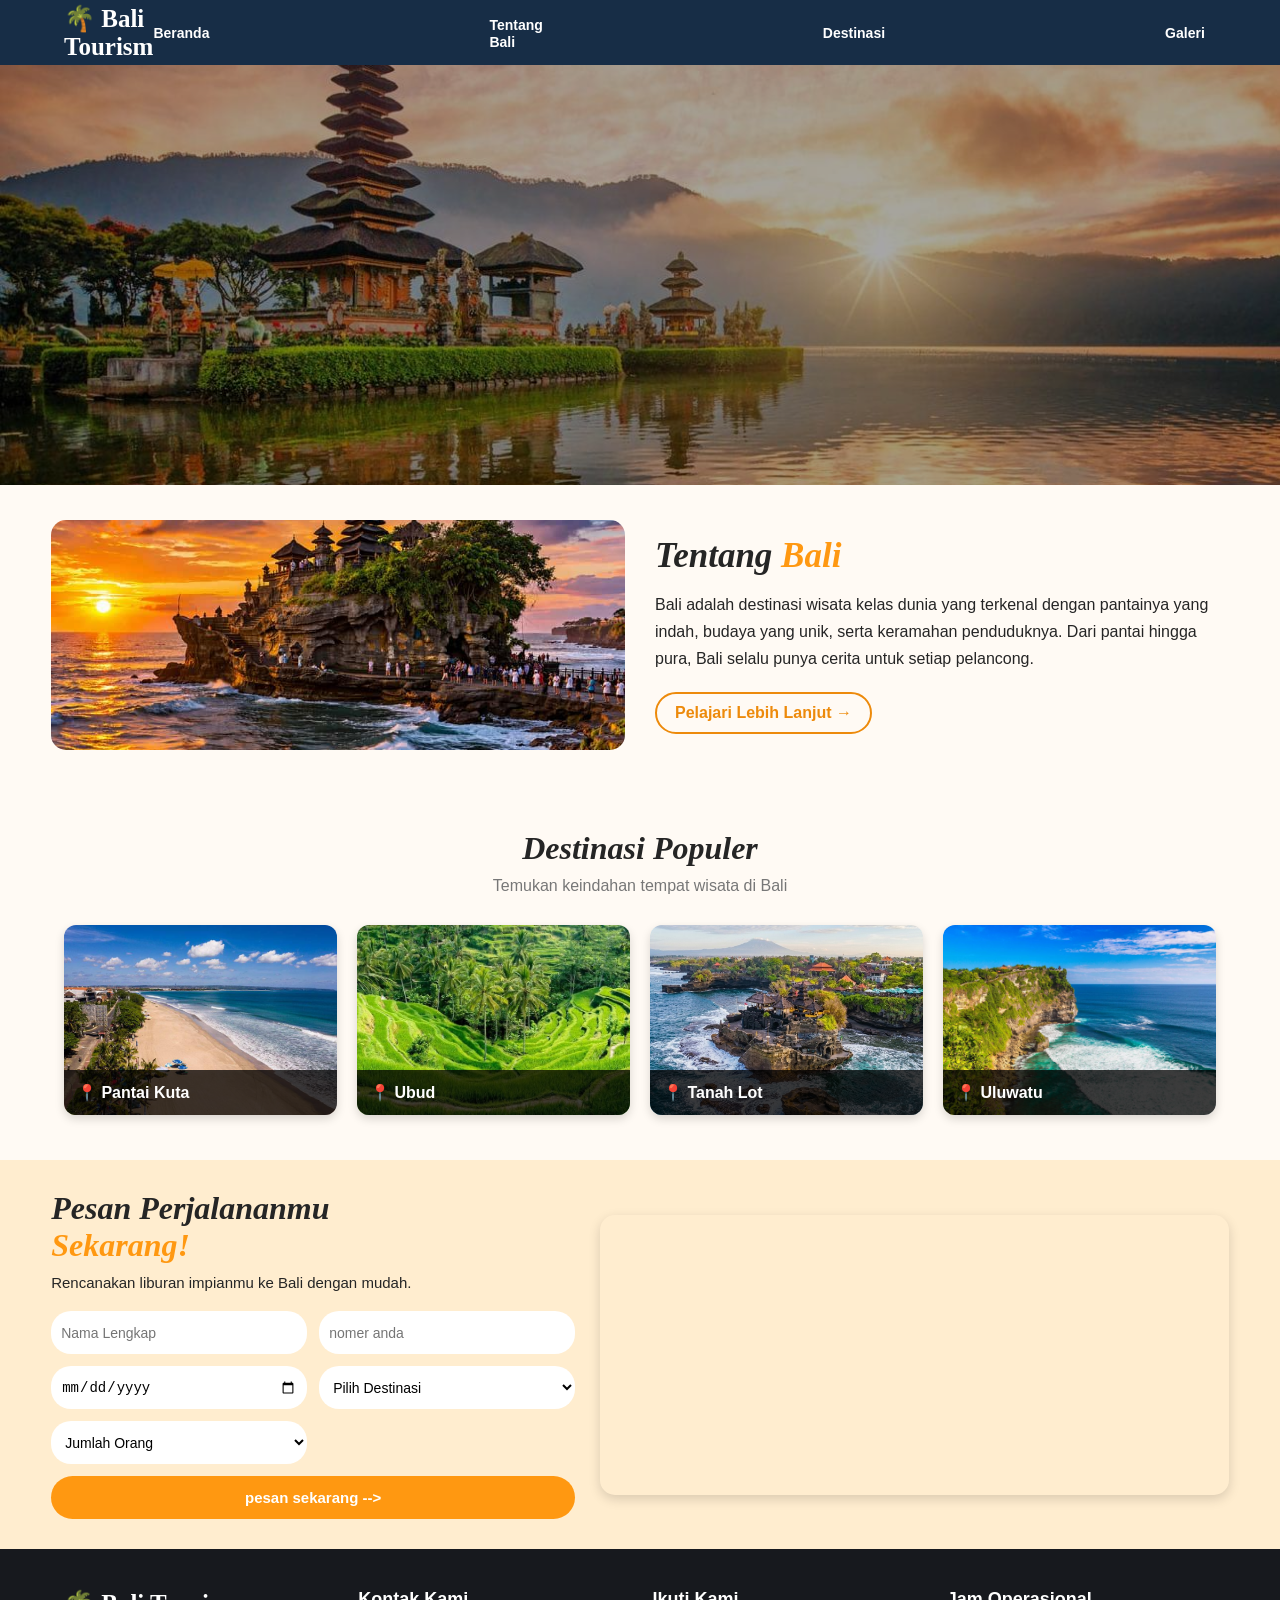
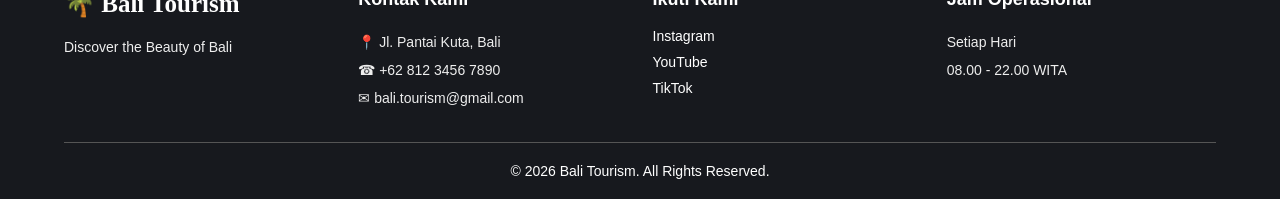
<file: index.html>
<html lang="id">
<head>
    <meta charset="UTF-8">
    <meta name="viewport" content="width=device-width, initial-scale=1.0">
    <title>Bali Tourism</title>
    <link rel="stylesheet" href="style.css">
</head>
<body>

<!-- NAVBAR -->
<nav>
    <div class="wrapper">
        <div class="logo">
            <a href="#home">🌴 Bali Tourism</a>
        </div>

        <div class="menu">
            <ul>
                <li><a href="#home">Beranda</a></li>
                <li><a href="#tentang">Tentang Bali</a></li>
                <li><a href="#destinasi">Destinasi</a></li>
                <li><a href="#reservasi">Galeri</a></li>
                <li><a href="#kontak">Kontak</a></li>
                <li><a href="#reservasi" class="order">Pesan Sekarang</a></li>
            </ul>
        </div>
    </div>
</nav>

<!-- BERANDA -->
<header id="home">
    <img src="bali1.jpg" alt="Keindahan Bali" class="gambar-utama">
  <div class="bali">
        <h3>Selamat Datang di</h3>
        <h1>Bali 🌺</h1>

        <p>
            Pulau Dewata dengan sejuta pesona,
            menawarkan keindahan alam, budaya yang kaya,
            dan pengalaman tak terlupakan.
        </p>

        <a href="bali2.jpg   " class="btn">
            Jelajahi Sekarang →
        </a>
    </>
</header>

<!-- TENTANG BALI -->
<section class="about-section" id="tentang">

    <div class="about-image">
        <img src="lot.jpg" alt="Tanah Lot Bali">
    </div>

    <div class="about-text">
        <h2>Tentang <span>Bali</span></h2>

        <p>
            Bali adalah destinasi wisata kelas dunia
            yang terkenal dengan pantainya yang indah,
            budaya yang unik, serta keramahan penduduknya.
            Dari pantai hingga pura, Bali selalu punya
            cerita untuk setiap pelancong.
        </p>

        <a href="#destinasi" class="btn-outline">
            Pelajari Lebih Lanjut →
        </a>
    </div>

</section>

<!-- DESTINASI WISATA -->
<section class="destination-section" id="destinasi">

    <div class="section-title">
        <h2>Destinasi Populer</h2>
        <p>Temukan keindahan tempat wisata di Bali</p>
    </div>

    <div class="destination-grid">

        <div class="destination-card">
            <img src="pantai.jpg" alt="Pantai Kuta">
            <div class="destination-name">
                📍 Pantai Kuta
            </div>
        </div>

        <div class="destination-card">
            <img src="ubud.jpg" alt="Ubud">
            <div class="destination-name">
                📍 Ubud
            </div>
        </div>

        <div class="destination-card">
            <img src="Tanah_Lot_a8qyod.jpg" alt="Tanah Lot">
            <div class="destination-name">
                📍 Tanah Lot
            </div>
        </div>

        <div class="destination-card">
            <img src="uluw.jpg" alt="Uluwatu">
            <div class="destination-name">
                📍 Uluwatu
            </div>
        </div>

    </div>
</section>

<!-- RESERVASI DAN GOOGLE MAPS -->
<section class="booking-section" id="reservasi">

    <div class="booking-container">

        <!-- FORM PEMESANAN -->
        <div class="booking-form">

            <h2>
                Pesan Perjalananmu
                <span>Sekarang!</span>
            </h2>

            <p>
                Rencanakan liburan impianmu ke Bali
                dengan mudah.
            </p>

            <form>

                <input type="text"
                    placeholder="Nama Lengkap"
                    required>

                <input type="nomer hp"
                    placeholder="nomer anda"
                    required>

                <input type="date"
                    required>

                <select required>
                    <option value="">Pilih Destinasi</option>
                    <option>Pantai Kuta</option>
                    <option>Ubud</option>
                    <option>Tanah Lot</option>
                    <option>Uluwatu</option>
                </select>

                <select required>
                    <option value="">Jumlah Orang</option>
                    <option>1 Orang</option>
                    <option>2 Orang</option>
                    <option>3 Orang</option>
                    <option>4 Orang</option>
                    <option>5 Orang</option>
                </select>
              <button type="submit">
                pesan sekarang -->
              </button>

            </form>
        </div>

        <!-- GOOGLE MAPS LOKASI BALI -->
        <div class="booking-map">

            <iframe
                src="https://maps.google.com/maps?q=Bali,Indonesia&t=&z=10&ie=UTF8&iwloc=&output=embed"
                width="100%"
                height="100%"
                style="border:0;"
                allowfullscreen=""
                loading="lazy">
            </iframe>

        </div>

    </div>
</section>

<!-- FOOTER -->
<footer class="footer" id="kontak">

    <div class="footer-container">

        <div class="footer-column">
            <h2>🌴 Bali Tourism</h2>
            <p>
                Discover the Beauty of Bali
            </p>
        </div>

        <div class="footer-column">
            <h3>Kontak Kami</h3>

            <p>📍 Jl. Pantai Kuta, Bali</p>
            <p>☎ +62 812 3456 7890</p>
            <p>✉ bali.tourism@gmail.com</p>
        </div>

        <div class="footer-column">
            <h3>Ikuti Kami</h3>

            <div class="social-icons">
                <a href="ig.jpg">Instagram</a>
                <a href="#">YouTube</a>
                <a href="#">TikTok</a>
            </div>
        </div>

        <div class="footer-column">
            <h3>Jam Operasional</h3>

            <p>Setiap Hari</p>
            <p>08.00 - 22.00 WITA</p>
        </div>

    </div>

    <div class="reserved">
        © 2026 Bali Tourism. All Rights Reserved.
    </div>

</footer>

</body>
</html>
</file>
<file: style.css>
* {
    margin: 0;
    padding: 0;
    box-sizing: border-box;
    text-decoration: none;
}

html {
    scroll-behavior: smooth;
}

body {
    font-family: Arial, sans-serif;
    background: #fffaf4;
    color: #252525;
}

/* NAVBAR */
nav {
    width: 100%;
    background: #172d46;
    position: sticky;
    top: 0;
    z-index: 100;
}

.wrapper {
    width: 90%;
    max-width: 1250px;
    margin: auto;
    display: flex;
    justify-content: space-between;
    align-items: center;
    min-height: 65px;
}

.logo a {
    color: white;
    font-size: 25px;
    font-weight: bold;
    font-family: Georgia, serif;
}

.menu ul {
    display: flex;
    list-style: none;
    align-items: center;
    gap: 280px;
}

.menu ul li a {
    color: white;
    font-size: 14px;
    font-weight: bold;
}

.menu ul li a:hover {
    color: #ff9f1c;
}

.order {
    background: #ff9811;
    padding: 12px 18px;
    border-radius: 25px;
}
/* HERO - UKURAN LAPTOP */
header {
    height: 420px;
    position: relative;
    display: flex;
    align-items: center;
    padding-left: 11%;
    overflow: hidden;
}

.gambar-utama {
    position: absolute;
    width: 100%;
    height: 100%;
    object-fit: cover;
    top: 0;
    left: 0;
}

header::after {
    content: "";
    position: absolute;
    inset: 0;
    background: rgba(0,0,0,0.35);
}

.hero-content {
    position: relative;
    z-index: 1;
    max-width: 450px;
    color: white;
}

.hero-content h3 {
    font-size: 32px;
}

.hero-content h1 {
    font-size: 85px;
}

.hero-content p {
    font-size: 16px;
}

/* UKURAN HP */
@media (max-width: 768px) {
    header {
        height: 220px;
        padding: 15px 5%;
    }

    .hero-content h3 {
        font-size: 19px;
    }

    .hero-content h1 {
        font-size: 38px;
    }

    .hero-content p {
        font-size: 12px;
    }

    .btn {
        padding: 8px 15px;
        font-size: 12px;
    }
}
/* TENTANG BALI */
.about-section {
    width: 92%;
    margin: 35px auto;
    display: grid;
    grid-template-columns: 1fr 1fr;
    gap: 30px;
    align-items: center;
}

.about-image img {
    width: 100%;
    height: 230px;
    object-fit: cover;
    border-radius: 15px;
}

.about-text h2 {
    font-family: Georgia, serif;
    font-size: 35px;
    margin-bottom: 15px;
    font-style: italic;
}

.about-text h2 span {
    color: #ff9811;
}

.about-text p {
    font-size: 16px;
    line-height: 1.7;
    margin-bottom: 20px;
}

.btn-outline {
    display: inline-block;
    color: #ed8a0b;
    border: 2px solid #ed8a0b;
    border-radius: 25px;
    padding: 10px 18px;
    font-weight: bold;
}

.btn-outline:hover {
    background: #ed8a0b;
    color: white;
}

/* DESTINASI */
.destination-section {
    padding: 45px 5%;
    background: #fffaf4;
}

.section-title {
    text-align: center;
    margin-bottom: 30px;
}

.section-title h2 {
    font-size: 32px;
    font-family: Georgia, serif;
    font-style: italic;
    color: #252525;
}

.section-title p {
    margin-top: 10px;
    color: #777;
}

.destination-grid {
    display: grid;
    grid-template-columns: repeat(4, 1fr);
    gap: 20px;
}

.destination-card {
    height: 190px;
    position: relative;
    overflow: hidden;
    border-radius: 12px;
    box-shadow: 0 4px 10px rgba(0,0,0,0.15);
}

.destination-card img {
    width: 100%;
    height: 100%;
    object-fit: cover;
    transition: 0.4s;
}

.destination-card:hover img {
    transform: scale(1.08);
}

.destination-name {
    position: absolute;
    bottom: 0;
    left: 0;
    width: 100%;
    padding: 13px;
    background: rgba(0,0,0,0.75);
    color: white;
    font-weight: bold;
}

/* BOOKING */
.booking-section {
    padding: 30px 4%;
    background: #ffedcf;
}

.booking-container {
    display: grid;
    grid-template-columns: 1fr 1.2fr;
    gap: 25px;
    align-items: center;
}

.booking-form h2 {
    font-family: Georgia, serif;
    font-size: 32px;
    font-style: italic;
    margin-bottom: 10px;
}

.booking-form h2 span {
    color: #ff9811;
    display: block;
}

.booking-form p {
    margin-bottom: 20px;
    font-size: 15px;
}

.booking-form form {
    display: grid;
    grid-template-columns: 1fr 1fr;
    gap: 12px;
}

.booking-form input,
.booking-form select {
    width: 100%;
    height: 43px;
    padding: 10px;
    border: none;
    border-radius: 20px;
    background: white;
    font-size: 14px;
}

.booking-form button {
    grid-column: 1 / 3;
    background: #ff9811;
    color: white;
    border: none;
    border-radius: 25px;
    padding: 13px;
    font-size: 15px;
    font-weight: bold;
    cursor: pointer;
}

.booking-form button:hover {
    background: #df7900;
}

/* GOOGLE MAPS */
.booking-map {
    width: 100%;
    height: 280px;
    border-radius: 15px;
    overflow: hidden;
    box-shadow: 0 4px 12px rgba(0,0,0,0.15);
}

.booking-map iframe {
    width: 100%;
    height: 100%;
}

/* FOOTER */
.footer {
    background: #17191e;
    color: white;
    padding: 40px 5% 20px;
}

.footer-container {
    max-width: 1250px;
    margin: auto;
    display: grid;
    grid-template-columns: repeat(4, 1fr);
    gap: 25px;
}

.footer-column h2 {
    font-size: 25px;
    font-family: Georgia, serif;
    margin-bottom: 15px;
}

.footer-column h3 {
    font-size: 18px;
    margin-bottom: 18px;
}

.footer-column p {
    font-size: 14px;
    line-height: 2;
    color: #eee;
}

.social-icons {
    display: flex;
    flex-direction: column;
    gap: 10px;
}

.social-icons a {
    color: white;
    font-size: 14px;
}

.social-icons a:hover {
    color: #ff9811;
}

.reserved {
    text-align: center;
    border-top: 1px solid #555;
    padding-top: 20px;
    margin-top: 30px;
    font-size: 14px;
}

/* RESPONSIVE HP */
@media (max-width: 768px) {

    .wrapper {
        flex-direction: column;
        padding: 15px 0;
        gap: 15px;
    }

    .menu ul {
        justify-content: center;
        flex-wrap: wrap;
        gap: 15px;
    }

    .menu ul li a {
        font-size: 12px;
    }

    header {
        height: 350px;
        padding: 30px 7%;
    }

    .hero-content h1 {
        font-size: 60px;
    }

    .hero-content h3 {
        font-size: 25px;
    }

    .hero-content p {
        font-size: 14px;
    }

    .about-section {
        grid-template-columns: 1fr;
    }

    .destination-grid {
        grid-template-columns: repeat(2, 1fr);
        gap: 12px;
    }

    .destination-card {
        height: 150px;
    }

    .booking-container {
        grid-template-columns: 1fr;
    }

    .booking-map {
        height: 280px;
    }

    .footer-container {
        grid-template-columns: 1fr 1fr;
    }
}

@media (max-width: 450px) {

    .destination-grid {
        grid-template-columns: 1fr 1fr;
    }

    .booking-form form {
        grid-template-columns: 1fr;
    }

    .booking-form button {
        grid-column: 1;
    }

    .footer-container {
        grid-template-columns: 1fr;
        text-align: center;
    }

    .social-icons {
        align-items: center;
    }
}
</file>
